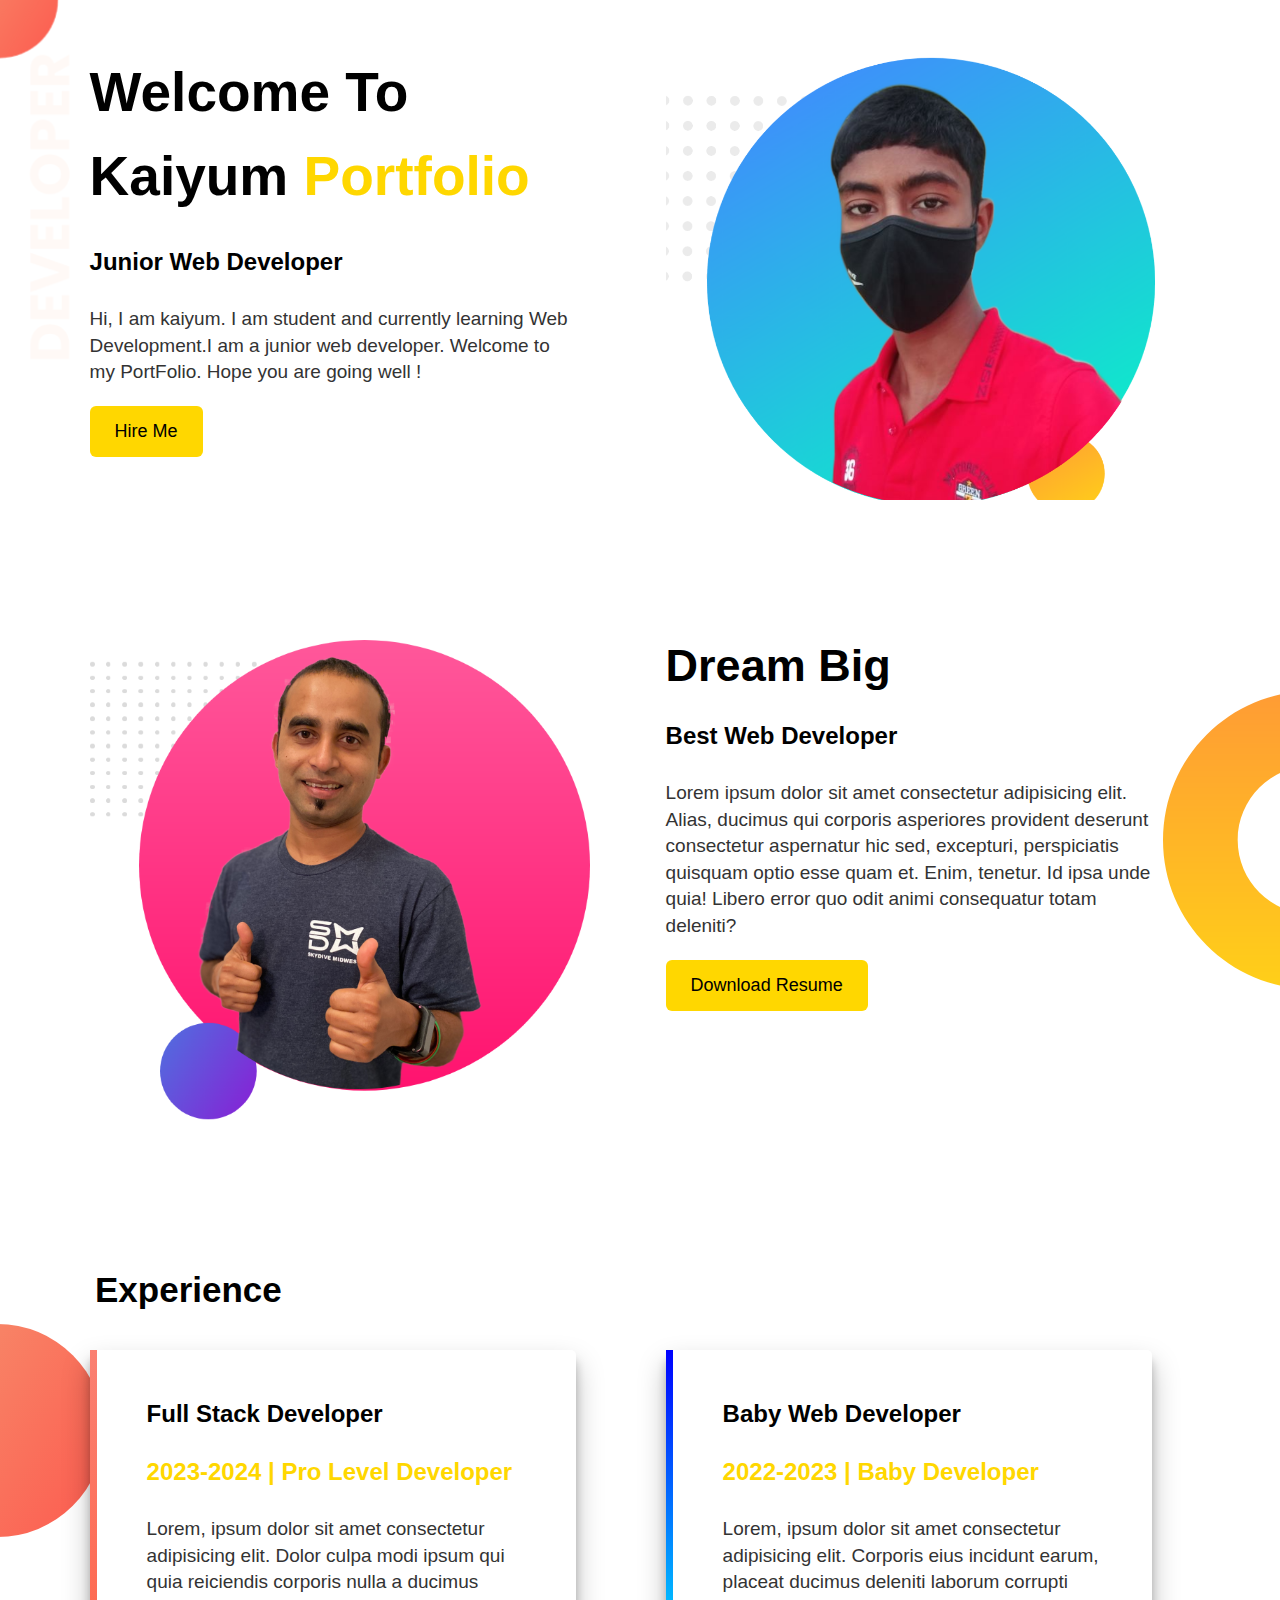
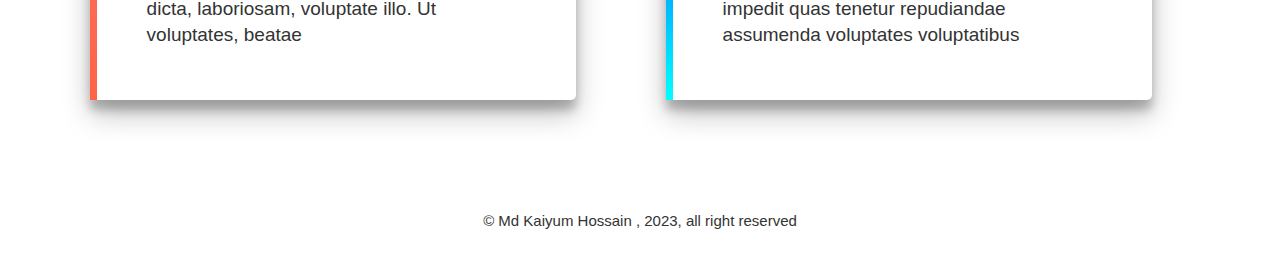
<file: index.html>
<!DOCTYPE html>
<html lang="en">
<head>
    <meta charset="UTF-8">
    <meta http-equiv="X-UA-Compatible" content="IE=edge">
    <meta name="viewport" content="width=device-width, initial-scale=1.0">
    <title>PortFolio | Md Kaiyum Hossain</title>
    <link href="https://fonts.googleapis.com/css2?family=Poppins:ital,wght@0,400;0,500;0,600;0,700;0,800;1,600&display=swap" rel="stylesheet">
    <link rel="stylesheet" href="style.css">
</head>
<body>
    <section class="section hero">
    
        <div class="width-half">
            <h1>Welcome To</h1>
            <h1>Kaiyum <span class="text-highlight">Portfolio</span></h1>
            <h3>Junior Web Developer</h3>
            <p>Hi, I am kaiyum. I am student and currently learning Web Development.I am a junior web developer. Welcome to my PortFolio. Hope you are going well ! </p>
            <button class="btn"><a href="https://www.facebook.com/mdkaiyumhossain75" target="_blank">Hire Me</a></button>
        </div>
        <div class="width-half">
            <img src="images/profile.png" alt="" class="profile">
        </div>
    </section>
    <section class="section web-dev">
        <div class="width-half">
            <img src="images/jhankar2.png" class="profile">
        </div>
        <div class="width-half">
            <h2 class="second-headline">Dream Big</h2>
            <h3>Best Web Developer</h3>
            <p>Lorem ipsum dolor sit amet consectetur adipisicing elit. Alias, ducimus qui corporis asperiores provident deserunt consectetur aspernatur hic sed, excepturi, perspiciatis quisquam optio esse quam et. Enim, tenetur. Id ipsa unde quia! Libero error quo odit animi consequatur totam deleniti?</p>
            <button class="btn"><a href="https://www.facebook.come/mdkaiyumhossain75" target="_blank">Download Resume</a></button>
        </div>
    </section>

    <section class="exp-area section" >
        <h2 class="exp-area-text">Experience</h2>
        <div class="width-half">
            <div class="box" id="full-stack">
            <h2>Full Stack Developer</h2>
            <h3>2023-2024 | Pro Level  Developer</h3>
            <p>Lorem, ipsum dolor sit amet consectetur adipisicing elit. Dolor culpa modi ipsum qui quia reiciendis corporis nulla a ducimus dicta, laboriosam, voluptate illo. Ut voluptates, beatae</p>
        </div>
        </div>
        <div class="width-half">
            <div class="box" id="baby-dev">
                
            <h2>Baby Web Developer</h2>
            <h3>2022-2023 | Baby Developer</h3>
            <p>Lorem, ipsum dolor sit amet consectetur adipisicing elit. Corporis eius incidunt earum, placeat ducimus deleniti laborum corrupti impedit quas tenetur repudiandae assumenda voluptates voluptatibus</p>
            
        </div>
        </div>
    </section>

    <footer>
        <p>© Md Kaiyum Hossain , 2023, all right reserved</p>
    </footer>
</body>
</html>
</file>
<file: style.css>
* {
    margin: 0;
    padding: 0;
    box-sizing: border-box;
}
body {
    font-family: sans-serif;


}


h1 {
    font-size: 55px;
    padding: 10px 0;
}
h3 {
    margin:30px 0;
    font-size: 24px;
}

.text-highlight,
.exp-area h3 {
    color: gold;
}
a{
    text-decoration: none;
    color: #000;
}
p {
    font-size: 19px;
    line-height: 1.4;
    margin: 10px 0;
    color: #333;
}
.second-headline{
    font-size: 45px;
}
.hero {
    height: fit-content;
    padding-bottom: 20px;
    overflow: hidden;
    background-repeat: no-repeat;
    background-image: url('images/top-banner.png');
}
.section {
    padding-top: 50px;
    margin-bottom: 90px;
    height: 500px;

}
.width-half {
    width: 40%;
    float: left;
    margin-left: 5%;
    padding-left: 2%;
}
.profile {
    width: 500px;
}

.btn {
    font-size: 18px;
    padding: 15px 25px;
    background-color: gold;
    outline: none;
    border: none;
    border-radius: 6px;
    margin-top: 10px;
    cursor: pointer;
}
 

.web-dev {
    width: 100%;
    height: 500px;
    background-image: url('images/dream-bg.png');
    background-repeat: no-repeat;
    background-position: right;
}

.exp-area {
    background-image: url('images/exp-bg.png');
    background-repeat: no-repeat;
    background-position: left;
}

.exp-area-text {
    padding: 40px 95px;
    font-size: 35px;
}

.box {
    height:350px;
    padding: 50px;
    position: relative;
    box-shadow: rgba(0, 0, 0, 0.25) 0px 14px 28px, rgba(0, 0, 0, 0.22) 0px 10px 10px;
    border-left: 7px solid;
    border-radius: 5px;
    background-color: #fff;
}


/* .box::before{
    content: "";
    width: 8px;
    height: 100%;
    background: linear-gradient(#044eee,#8e44ad);
    position: absolute;
    top: 0;
    left: 0;
} */


#full-stack {
    border-image: linear-gradient(salmon,tomato);
    border-image-slice: 1;
}

#baby-dev {
    border-image: linear-gradient(blue,cyan);
    border-image-slice: 1;
}

footer {
    text-align: center;
    padding: 30px;
   
}
footer p {
    font-size: 15px;
}
</file>
